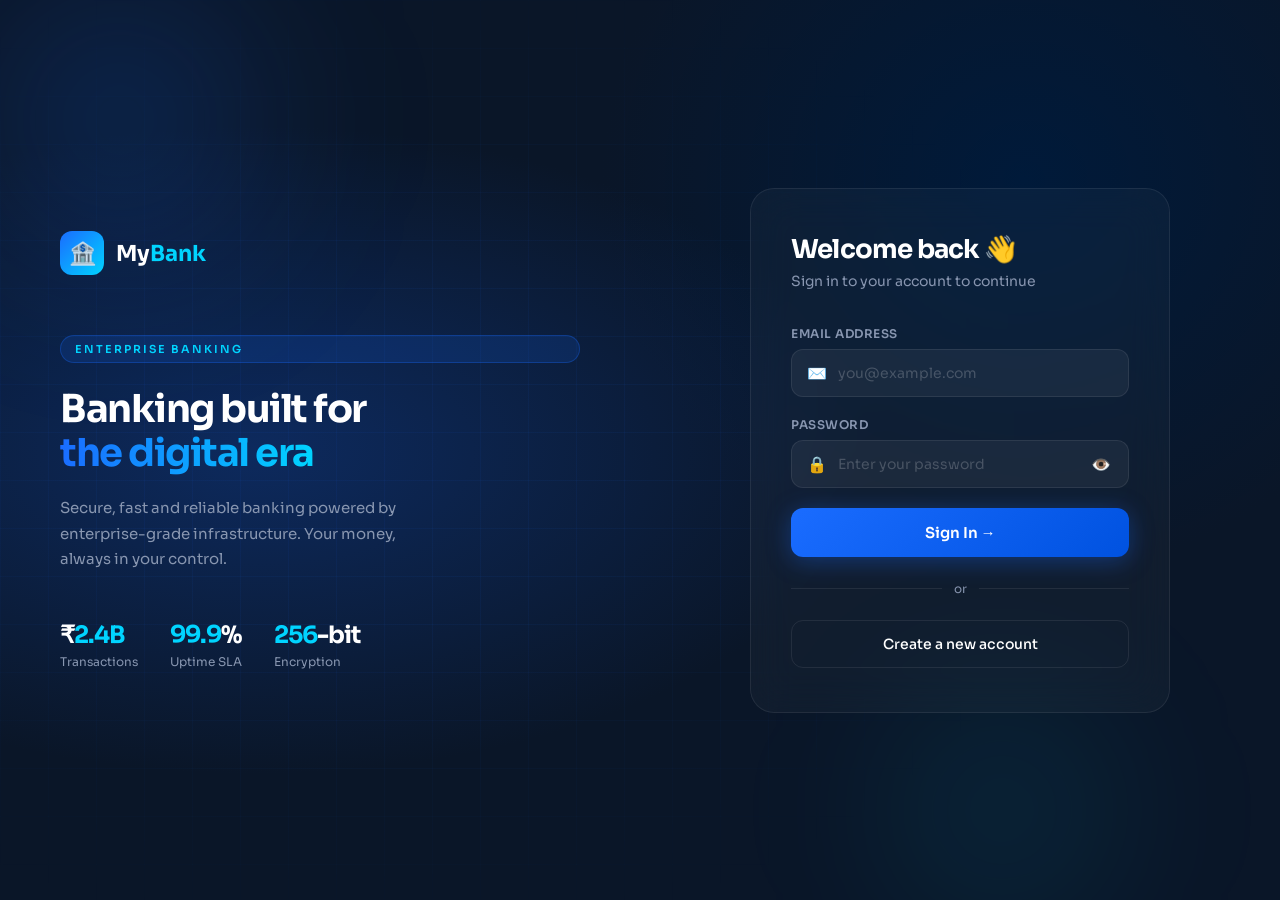
<file: src/main/resources/static/index.html>
<!DOCTYPE html>
<html lang="en">
<head>
    <meta charset="UTF-8" />
    <meta name="viewport" content="width=device-width, initial-scale=1.0"/>
    <title>MyBank — Secure Login</title>
    <link href="https://fonts.googleapis.com/css2?family=Sora:wght@300;400;500;600;700&family=DM+Mono:wght@400;500&display=swap" rel="stylesheet">
    <style>
        *, *::before, *::after { box-sizing: border-box; margin: 0; padding: 0; }
        :root { --navy: #0a1628; --blue: #1a6cff; --blue2: #0052e0; --cyan: #00d4ff; --white: #ffffff; --gray: #8896b0; --border: rgba(255,255,255,0.08); }
        html, body { height: 100%; font-family: 'Sora', sans-serif; background: var(--navy); color: var(--white); overflow: hidden; }
        .bg { position: fixed; inset: 0; z-index: 0; background: radial-gradient(ellipse 80% 60% at 20% 50%, #0d2a5e 0%, transparent 60%), radial-gradient(ellipse 60% 80% at 80% 20%, #001a3a 0%, transparent 55%), var(--navy); }
        .bg::before { content: ''; position: absolute; inset: 0; background-image: linear-gradient(rgba(26,108,255,0.06) 1px, transparent 1px), linear-gradient(90deg, rgba(26,108,255,0.06) 1px, transparent 1px); background-size: 48px 48px; mask-image: radial-gradient(ellipse 70% 70% at 30% 50%, black 30%, transparent 80%); }
        .orb { position: fixed; border-radius: 50%; filter: blur(80px); pointer-events: none; }
        .orb-1 { width: 400px; height: 400px; background: radial-gradient(circle, rgba(26,108,255,0.25), transparent 70%); top: -80px; left: -80px; animation: drift 8s ease-in-out infinite alternate; }
        .orb-2 { width: 300px; height: 300px; background: radial-gradient(circle, rgba(0,212,255,0.15), transparent 70%); bottom: -60px; right: 10%; animation: drift 10s ease-in-out infinite alternate-reverse; }
        @keyframes drift { from { transform: translate(0,0) scale(1); } to { transform: translate(20px,20px) scale(1.1); } }
        .page { position: relative; z-index: 1; display: grid; grid-template-columns: 1fr 1fr; height: 100vh; }
        .left { display: flex; flex-direction: column; justify-content: center; padding: 60px; }
        .brand { display: flex; align-items: center; gap: 12px; margin-bottom: 60px; }
        .brand-icon { width: 44px; height: 44px; background: linear-gradient(135deg, var(--blue), var(--cyan)); border-radius: 12px; display: flex; align-items: center; justify-content: center; font-size: 22px; }
        .brand-name { font-size: 22px; font-weight: 700; }
        .brand-name span { color: var(--cyan); }
        .hero-tag { display: inline-block; background: rgba(26,108,255,0.15); border: 1px solid rgba(26,108,255,0.3); color: var(--cyan); font-size: 11px; font-weight: 600; letter-spacing: 2px; text-transform: uppercase; padding: 6px 14px; border-radius: 20px; margin-bottom: 24px; }
        .hero-title { font-size: clamp(32px,3vw,48px); font-weight: 700; line-height: 1.15; letter-spacing: -1.5px; margin-bottom: 20px; }
        .hero-title span { background: linear-gradient(90deg, var(--blue), var(--cyan)); -webkit-background-clip: text; -webkit-text-fill-color: transparent; }
        .hero-sub { font-size: 15px; color: var(--gray); line-height: 1.7; max-width: 380px; margin-bottom: 48px; }
        .stats { display: flex; gap: 32px; }
        .stat-item { display: flex; flex-direction: column; gap: 4px; }
        .stat-num { font-size: 24px; font-weight: 700; letter-spacing: -1px; }
        .stat-num span { color: var(--cyan); }
        .stat-label { font-size: 12px; color: var(--gray); }
        .right { display: flex; align-items: center; justify-content: center; padding: 40px; }
        .card { background: rgba(255,255,255,0.03); border: 1px solid var(--border); backdrop-filter: blur(20px); border-radius: 24px; padding: 44px 40px; width: 100%; max-width: 420px; animation: slideUp 0.6s cubic-bezier(0.16,1,0.3,1) both; }
        @keyframes slideUp { from { opacity: 0; transform: translateY(32px); } to { opacity: 1; transform: translateY(0); } }
        .card-title { font-size: 26px; font-weight: 700; letter-spacing: -0.8px; margin-bottom: 6px; }
        .card-sub { font-size: 14px; color: var(--gray); margin-bottom: 36px; }
        .field { margin-bottom: 20px; }
        .field label { display: block; font-size: 12px; font-weight: 600; letter-spacing: 0.5px; color: var(--gray); text-transform: uppercase; margin-bottom: 8px; }
        .input-wrap { position: relative; }
        .input-icon { position: absolute; left: 16px; top: 50%; transform: translateY(-50%); font-size: 16px; pointer-events: none; }
        .field input { width: 100%; padding: 14px 16px 14px 46px; background: rgba(255,255,255,0.05); border: 1px solid var(--border); border-radius: 12px; color: var(--white); font-family: 'Sora', sans-serif; font-size: 14px; outline: none; transition: border-color 0.2s, background 0.2s, box-shadow 0.2s; }
        .field input::placeholder { color: rgba(255,255,255,0.2); }
        .field input:focus { border-color: var(--blue); background: rgba(26,108,255,0.08); box-shadow: 0 0 0 3px rgba(26,108,255,0.12); }
        .toggle-pw { position: absolute; right: 14px; top: 50%; transform: translateY(-50%); background: none; border: none; cursor: pointer; color: var(--gray); font-size: 16px; padding: 4px; }
        .btn-primary { width: 100%; padding: 15px; background: linear-gradient(135deg, var(--blue), var(--blue2)); border: none; border-radius: 12px; color: var(--white); font-family: 'Sora', sans-serif; font-size: 15px; font-weight: 600; cursor: pointer; margin-top: 8px; transition: transform 0.15s, opacity 0.15s; box-shadow: 0 4px 24px rgba(26,108,255,0.35); display: flex; align-items: center; justify-content: center; gap: 8px; }
        .btn-primary:hover { transform: translateY(-1px); }
        .btn-primary.loading { opacity: 0.7; pointer-events: none; }
        .divider { display: flex; align-items: center; gap: 12px; margin: 24px 0; color: var(--gray); font-size: 12px; }
        .divider::before, .divider::after { content: ''; flex: 1; height: 1px; background: var(--border); }
        .btn-secondary { width: 100%; padding: 14px; background: transparent; border: 1px solid var(--border); border-radius: 12px; color: var(--white); font-family: 'Sora', sans-serif; font-size: 14px; font-weight: 500; cursor: pointer; transition: border-color 0.2s, background 0.2s; }
        .btn-secondary:hover { border-color: rgba(255,255,255,0.2); background: rgba(255,255,255,0.04); }
        .toast { display: none; align-items: center; gap: 10px; border-radius: 10px; padding: 12px 16px; margin-top: 16px; font-size: 13px; }
        .toast.err { background: rgba(255,77,109,0.1); border: 1px solid rgba(255,77,109,0.25); color: #ff8099; }
        .toast.suc { background: rgba(0,200,150,0.1); border: 1px solid rgba(0,200,150,0.25); color: #00e5a8; }
        .toast.show { display: flex; }
        .spinner { width: 18px; height: 18px; border: 2px solid rgba(255,255,255,0.3); border-top-color: white; border-radius: 50%; animation: spin 0.7s linear infinite; }
        @keyframes spin { to { transform: rotate(360deg); } }
        @media (max-width: 768px) { .page { grid-template-columns: 1fr; } .left { display: none; } .right { padding: 24px; } }
    </style>
</head>
<body>
<div class="bg"></div>
<div class="orb orb-1"></div>
<div class="orb orb-2"></div>

<div class="page">
    <div class="left">
        <div class="brand">
            <div class="brand-icon">🏦</div>
            <div class="brand-name">My<span>Bank</span></div>
        </div>
        <div class="hero-tag">Enterprise Banking</div>
        <h1 class="hero-title">Banking built for<br><span>the digital era</span></h1>
        <p class="hero-sub">Secure, fast and reliable banking powered by enterprise-grade infrastructure. Your money, always in your control.</p>
        <div class="stats">
            <div class="stat-item"><div class="stat-num">₹<span>2.4B</span></div><div class="stat-label">Transactions</div></div>
            <div class="stat-item"><div class="stat-num"><span>99.9</span>%</div><div class="stat-label">Uptime SLA</div></div>
            <div class="stat-item"><div class="stat-num"><span>256</span>-bit</div><div class="stat-label">Encryption</div></div>
        </div>
    </div>

    <div class="right">
        <div class="card">

            <!-- LOGIN VIEW -->
            <div id="loginView">
                <div class="card-title">Welcome back 👋</div>
                <div class="card-sub">Sign in to your account to continue</div>
                <div class="field">
                    <label>Email Address</label>
                    <div class="input-wrap">
                        <span class="input-icon">✉️</span>
                        <input type="email" id="loginEmail" placeholder="you@example.com"/>
                    </div>
                </div>
                <div class="field">
                    <label>Password</label>
                    <div class="input-wrap">
                        <span class="input-icon">🔒</span>
                        <input type="password" id="loginPassword" placeholder="Enter your password"/>
                        <button class="toggle-pw" onclick="togglePw('loginPassword',this)" type="button">👁️</button>
                    </div>
                </div>
                <button class="btn-primary" onclick="login()" id="loginBtn">Sign In →</button>
                <div class="toast err" id="loginErr"><span>⚠️</span><span id="loginErrMsg"></span></div>
                <div class="divider">or</div>
                <button class="btn-secondary" onclick="show('reg')">Create a new account</button>
            </div>

            <!-- REGISTER VIEW -->
            <div id="regView" style="display:none">
                <div class="card-title">Create account ✨</div>
                <div class="card-sub">Join MyBank in seconds</div>
                <div class="field">
                    <label>Full Name</label>
                    <div class="input-wrap">
                        <span class="input-icon">👤</span>
                        <input type="text" id="regName" placeholder="Your full name"/>
                    </div>
                </div>
                <div class="field">
                    <label>Email Address</label>
                    <div class="input-wrap">
                        <span class="input-icon">✉️</span>
                        <input type="email" id="regEmail" placeholder="you@example.com"/>
                    </div>
                </div>
                <div class="field">
                    <label>Password</label>
                    <div class="input-wrap">
                        <span class="input-icon">🔒</span>
                        <input type="password" id="regPassword" placeholder="Choose a password"/>
                        <button class="toggle-pw" onclick="togglePw('regPassword',this)" type="button">👁️</button>
                    </div>
                </div>
                <button class="btn-primary" onclick="register()" id="regBtn">Create Account →</button>
                <div class="toast err" id="regErr"><span>⚠️</span><span id="regErrMsg"></span></div>
                <div class="toast suc" id="regSuc"><span>✅</span><span id="regSucMsg"></span></div>
                <div class="divider">or</div>
                <button class="btn-secondary" onclick="show('login')">Back to sign in</button>
            </div>

        </div>
    </div>
</div>

<script>
    function togglePw(id, btn) {
        const el = document.getElementById(id);
        el.type = el.type === 'password' ? 'text' : 'password';
        btn.textContent = el.type === 'password' ? '👁️' : '🙈';
    }

    function show(view) {
        document.getElementById('loginView').style.display = view === 'login' ? 'block' : 'none';
        document.getElementById('regView').style.display   = view === 'reg'   ? 'block' : 'none';
    }

    function setToast(id, msg, show) {
        document.getElementById(id).querySelector('span:last-child').textContent = msg;
        document.getElementById(id).classList.toggle('show', show);
    }

    // ✅ LOGIN
    async function login() {
        const email    = document.getElementById('loginEmail').value.trim();
        const password = document.getElementById('loginPassword').value;

        setToast('loginErr', '', false);

        if (!email || !password) {
            setToast('loginErr', 'Please fill in all fields', true);
            return;
        }

        const btn = document.getElementById('loginBtn');
        btn.classList.add('loading');
        btn.innerHTML = '<div class="spinner"></div> Signing in...';

        try {
            const res = await fetch('/api/auth/login', {
                method: 'POST',
                headers: { 'Content-Type': 'application/json' },
                body: JSON.stringify({ email, password })
            });

            if (res.ok) {
                const data = await res.json();

                // Backend returns: { token, userId, email }
                localStorage.setItem('token', data.token);
                localStorage.setItem('userId', data.userId);
                localStorage.setItem('email', data.email || email);
                if (data.name) localStorage.setItem('name', data.name);

                btn.innerHTML = '✅ Success!';
                setTimeout(() => {
                    window.location.href = '/dashboard.html';
                }, 600);

            } else {
                const msg = await res.text();
                setToast('loginErr', msg || 'Invalid email or password', true);
                btn.classList.remove('loading');
                btn.innerHTML = 'Sign In →';
            }

        } catch (e) {
            setToast('loginErr', 'Network error — please try again', true);
            btn.classList.remove('loading');
            btn.innerHTML = 'Sign In →';
        }
    }

    // ✅ REGISTER
    async function register() {
        const name     = document.getElementById('regName').value.trim();
        const email    = document.getElementById('regEmail').value.trim();
        const password = document.getElementById('regPassword').value;

        setToast('regErr', '', false);
        setToast('regSuc', '', false);

        if (!name || !email || !password) {
            setToast('regErr', 'Please fill in all fields', true);
            return;
        }

        const btn = document.getElementById('regBtn');
        btn.classList.add('loading');
        btn.innerHTML = '<div class="spinner"></div> Creating...';

        try {
            const res = await fetch('/api/auth/register', {
                method: 'POST',
                headers: { 'Content-Type': 'application/json' },
                body: JSON.stringify({ name, email, password })
            });

            if (res.ok) {
                setToast('regSuc', 'Account created! Signing you in...', true);
                btn.innerHTML = '✅ Created!';

                setTimeout(async () => {
                    const r2 = await fetch('/api/auth/login', {
                        method: 'POST',
                        headers: { 'Content-Type': 'application/json' },
                        body: JSON.stringify({ email, password })
                    });

                    if (r2.ok) {
                        const d = await r2.json();
                        localStorage.setItem('token', d.token);
                        localStorage.setItem('userId', d.userId);
                        localStorage.setItem('email', d.email || email);
                        localStorage.setItem('name', name);
                        window.location.href = '/dashboard.html';
                    } else {
                        show('login');
                    }
                }, 1200);

            } else {
                const msg = await res.text();
                setToast('regErr', msg || 'Registration failed', true);
                btn.classList.remove('loading');
                btn.innerHTML = 'Create Account →';
            }

        } catch (e) {
            setToast('regErr', 'Network error — please try again', true);
            btn.classList.remove('loading');
            btn.innerHTML = 'Create Account →';
        }
    }

    document.addEventListener('keydown', e => {
        if (e.key === 'Enter') {
            document.getElementById('regView').style.display === 'none'
                ? login()
                : register();
        }
    });
</script>
</body>
</html>
</file>
